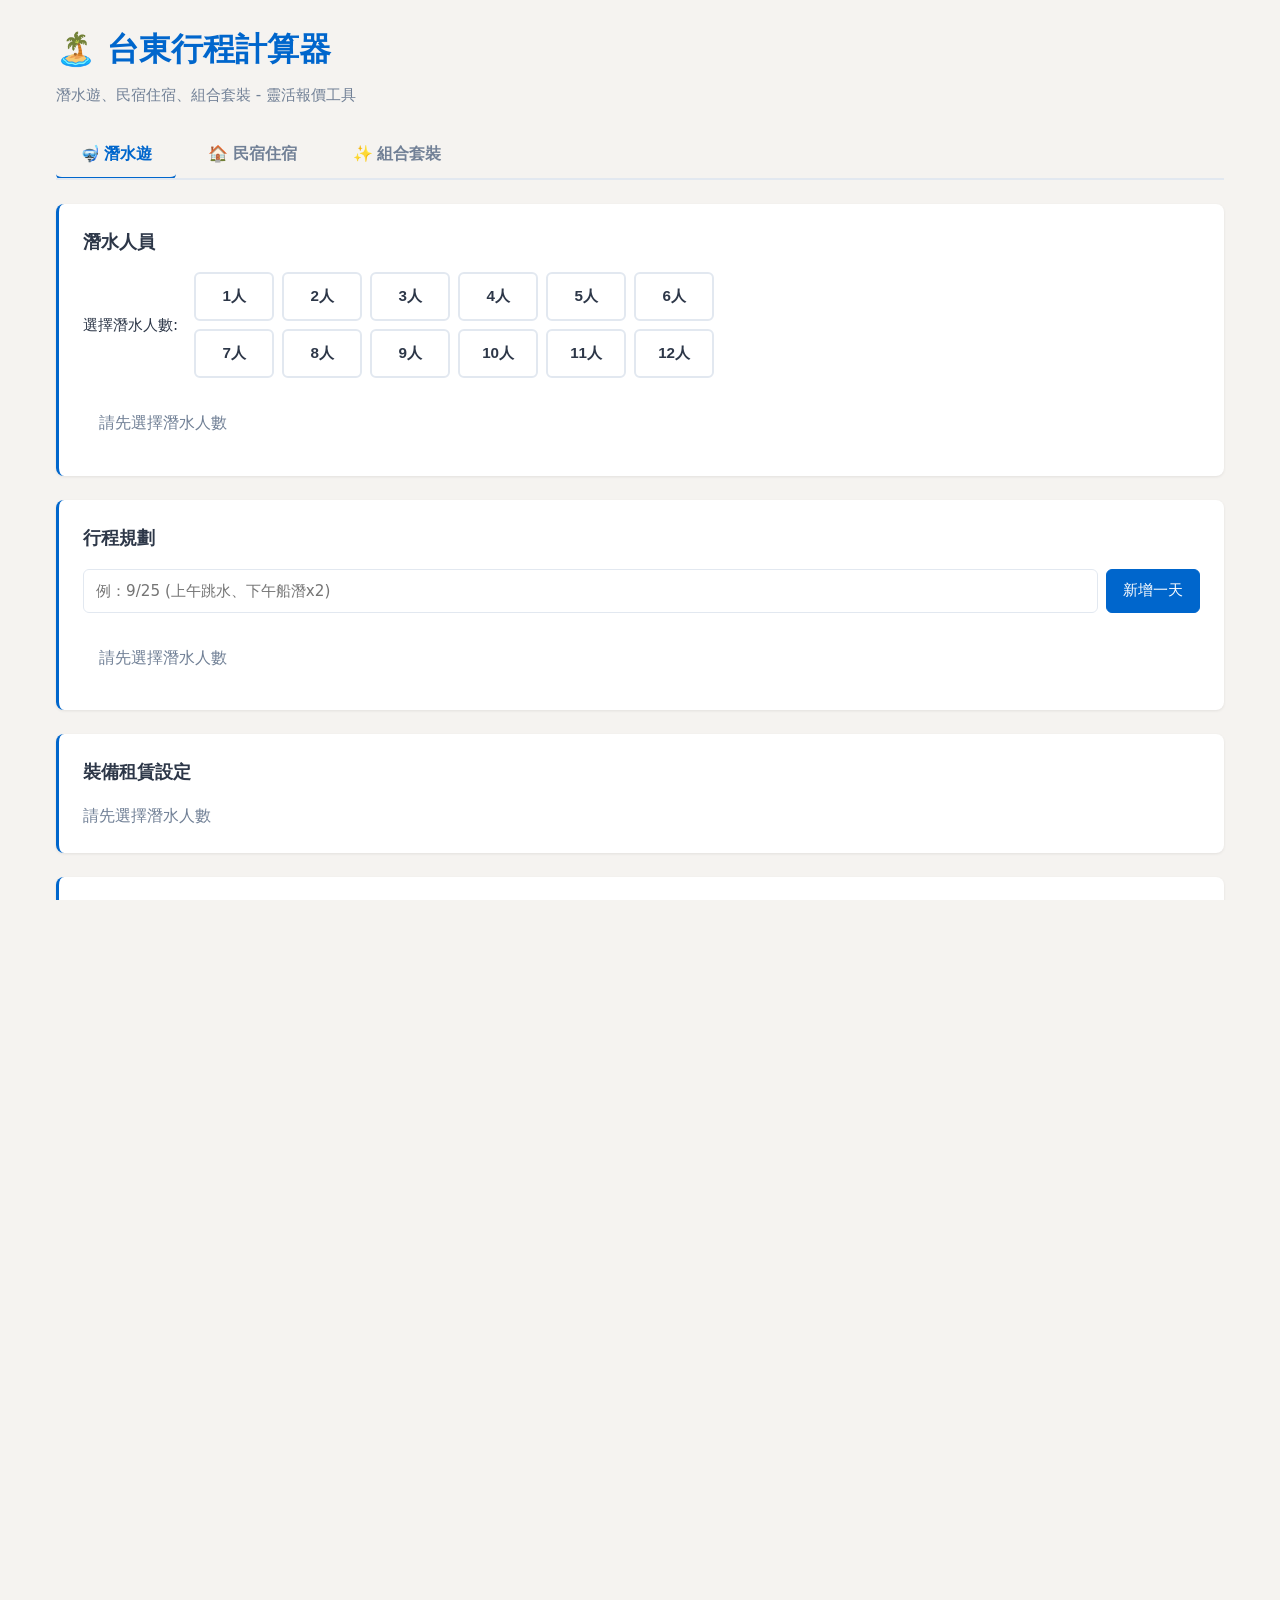
<file: index.html>
<!DOCTYPE html>
<html lang="zh-TW">
<head>
  <meta charset="UTF-8">
  <meta name="viewport" content="width=device-width, initial-scale=1.0">
  <title>台東行程計算器</title>
  <link rel="stylesheet" href="styles.css">
  <style>
    .tabs {
      display: flex;
      gap: 0.5rem;
      margin-bottom: 1.5rem;
      border-bottom: 2px solid var(--border-light);
      flex-wrap: wrap;
    }

    .tab-btn {
      padding: 0.75rem 1.5rem;
      border: none;
      background: transparent;
      color: var(--text-secondary);
      cursor: pointer;
      font-weight: 600;
      font-size: 1rem;
      border-bottom: 3px solid transparent;
      transition: all 0.2s;
      margin-bottom: -2px;
    }

    .tab-btn:hover {
      color: var(--ocean);
    }

    .tab-btn.active {
      color: var(--ocean);
      border-bottom-color: var(--ocean);
    }

    .tab-content {
      display: none;
    }

    .tab-content.active {
      display: block;
    }
  </style>
</head>
<body>
  <div class="container">
    <h1>🏝️ 台東行程計算器</h1>
    <p class="subtitle">潛水遊、民宿住宿、組合套裝 - 靈活報價工具</p>

    <!-- 標籤頁導航 -->
    <div class="tabs">
      <button class="tab-btn active" onclick="switchTab('diving')">🤿 潛水遊</button>
      <button class="tab-btn" onclick="switchTab('residence')">🏠 民宿住宿</button>
      <button class="tab-btn" onclick="switchTab('combo')">✨ 組合套裝</button>
    </div>

    <!-- =============== 潛水遊模式 =============== -->
    <div id="tab-diving" class="tab-content active">
      <!-- 人員選擇區 -->
      <div class="section">
        <div class="section-title">潛水人員</div>
        <div id="diverSelector"></div>
        <div id="diverList"></div>
      </div>

      <!-- 行程編輯區 -->
      <div class="section">
        <div class="section-title">行程規劃</div>
        <div class="input-group">
          <input type="text" id="dayInput" placeholder="例：9/25 (上午跳水、下午船潛x2)">
          <button onclick="addDay()">新增一天</button>
        </div>
        <div id="daysList"></div>
      </div>

      <!-- 裝備設定區 -->
      <div class="section">
        <div class="section-title">裝備租賃設定</div>
        <div id="equipmentSection"></div>
      </div>

      <!-- 費用明細 -->
      <div class="section">
        <div class="section-title">費用明細</div>
        <div id="lineItems"></div>
      </div>

      <!-- 費用摘要 -->
      <div class="section">
        <div class="section-title">費用摘要</div>
        <div id="summary"></div>
        <div class="button-group">
          <button class="copy-btn" onclick="copyQuote()">複製報價文本</button>
          <button class="secondary" onclick="saveDraft()">儲存草稿</button>
        </div>
      </div>

      <!-- 草稿管理 -->
      <div class="section">
        <div class="section-title">已儲存草稿</div>
        <div id="storageSection"></div>
      </div>
    </div>

    <!-- =============== 民宿住宿模式 =============== -->
    <div id="tab-residence" class="tab-content">
      <!-- 日期選擇 -->
      <div class="section">
        <div class="section-title">入住資訊</div>
        <div id="residenceDateSelector"></div>
      </div>

      <!-- 人數選擇 -->
      <div class="section">
        <div class="section-title">入住人數</div>
        <div id="residenceOccupancySelector"></div>
      </div>

      <!-- 房型選擇 -->
      <div class="section">
        <div id="residenceRoomOptions"></div>
      </div>

      <!-- 加購行程 -->
      <div class="section">
        <div id="residencePackageOptions"></div>
      </div>

      <!-- 費用明細 -->
      <div class="section">
        <div class="section-title">費用明細</div>
        <div id="residenceLineItems"></div>
      </div>

      <!-- 費用摘要 -->
      <div class="section">
        <div class="section-title">費用摘要</div>
        <div id="residenceSummary"></div>
        <div class="button-group">
          <button class="copy-btn" onclick="copyResidenceQuote()">複製報價文本</button>
          <button class="secondary" onclick="saveResidenceDraft()">儲存草稿</button>
        </div>
      </div>
    </div>

    <!-- =============== 組合套裝模式 =============== -->
    <div id="tab-combo" class="tab-content">
      <p class="subtitle" style="margin-bottom: 1.5rem;">結合潛水遊和民宿住宿的整合報價</p>

      <!-- 模式選擇切換 -->
      <div class="section" id="comboControls"></div>

      <!-- 費用構成 -->
      <div class="section" id="comboCostBreakdown"></div>

      <!-- 費用摘要 -->
      <div class="section">
        <div class="section-title">組合費用</div>
        <div id="comboSummary"></div>
      </div>

      <!-- 提示信息 -->
      <div style="margin-top: 2rem; padding: 1rem; background: rgba(0, 0, 0, 0.05); border-radius: 0.375rem;">
        <p style="font-size: 0.9rem; color: var(--text-secondary);">
          💡 <strong>提示:</strong> 在「🤿 潛水遊」和「🏠 民宿住宿」標籤頁分別設置詳細信息，費用將自動加總到此處
        </p>
      </div>
    </div>

    <!-- 管理按鈕 -->
    <div class="section" style="text-align: center;">
      <div class="button-group" style="justify-content: center;">
        <button class="admin-btn" onclick="window.location.href='admin.html'">⚙️ 潛水費用管理</button>
        <button class="admin-btn" onclick="window.location.href='admin-residence.html'">🏠 民宿價格管理</button>
      </div>
    </div>
  </div>

  <div id="toast" class="toast"></div>

  <script src="config.js"></script>
  <script src="accommodation.js"></script>
  <script src="app.js"></script>
  <script src="residence.js"></script>
  <script src="combo.js"></script>
  <script src="test-combo.js"></script>
  <script src="test-requirements.js"></script>
  <script src="test-residence-pricing.js"></script>
  <script src="test-combo-diving.js"></script>
  <script src="test-pricing-debug.js"></script>
  <script>
    // 標籤頁切換
    function switchTab(tabName) {
      // 隱藏所有標籤頁
      document.querySelectorAll('.tab-content').forEach(tab => {
        tab.classList.remove('active');
      });

      // 取消所有按鈕的活躍狀態
      document.querySelectorAll('.tab-btn').forEach(btn => {
        btn.classList.remove('active');
      });

      // 顯示選中的標籤頁
      const selectedTab = document.getElementById(`tab-${tabName}`);
      if (selectedTab) {
        selectedTab.classList.add('active');
      }

      // 設定按鈕為活躍
      event.target.classList.add('active');

      // 如果是潛水模式，初始化潛水計算器
      if (tabName === 'diving') {
        render();
      }

      // 如果是民宿模式，初始化民宿計算器
      if (tabName === 'residence') {
        initResidence();
      }

      // 如果是組合模式，初始化組合計算器
      if (tabName === 'combo') {
        initCombo();
      }

      // 儲存選中的標籤頁
      localStorage.setItem('selectedTab', tabName);
    }

    // 副本報價函數（民宿版）
    function copyResidenceQuote() {
      const items = generateResidenceLineItems();
      const total = calculateResidenceTotal();
      const participantCount = residenceState.occupancy || 1;
      const perPerson = (total / participantCount).toFixed(0);

      let text = '===== 民宿住宿報價 =====\n\n';

      if (residenceState.checkInDate && residenceState.checkOutDate) {
        const nights = calculateNightsBetween(residenceState.checkInDate, residenceState.checkOutDate);
        text += `入住期間: ${residenceState.checkInDate} ~ ${residenceState.checkOutDate} (${nights}晚)\n`;
        text += `入住人數: ${residenceState.occupancy}人\n\n`;
      }

      text += '費用明細:\n';
      const itemsByCategory = {};
      items.forEach(item => {
        if (!itemsByCategory[item.category]) itemsByCategory[item.category] = [];
        itemsByCategory[item.category].push(item);
      });

      Object.entries(itemsByCategory).forEach(([category, categoryItems]) => {
        text += `${category}:\n`;
        categoryItems.forEach(item => {
          text += `  ${item.label} = $${item.price}\n`;
        });
      });

      text += `\n合計: $${(total - residenceState.globalDiscount).toFixed(0)}\n`;
      text += `平均每人: $${perPerson}\n`;
      text += `總人數: ${participantCount}\n`;

      navigator.clipboard.writeText(text).then(() => {
        showToast('已複製到剪貼簿!');
      });
    }

    // 民宿草稿儲存
    function saveResidenceDraft() {
      const name = prompt('輸入草稿名稱:');
      if (!name) return;
      const drafts = JSON.parse(localStorage.getItem('residenceDrafts') || '{}');
      drafts[name] = JSON.stringify(residenceState);
      localStorage.setItem('residenceDrafts', JSON.stringify(drafts));
      showToast(`草稿 "${name}" 已儲存`);
      initResidence();
    }

    // 頁面載入時恢復選中的標籤頁
    window.addEventListener('load', () => {
      const selectedTab = localStorage.getItem('selectedTab') || 'diving';
      const tabBtn = document.querySelector(`[onclick="switchTab('${selectedTab}')"]`);
      if (tabBtn) tabBtn.click();
    });
  </script>
</body>
</html>
</file>
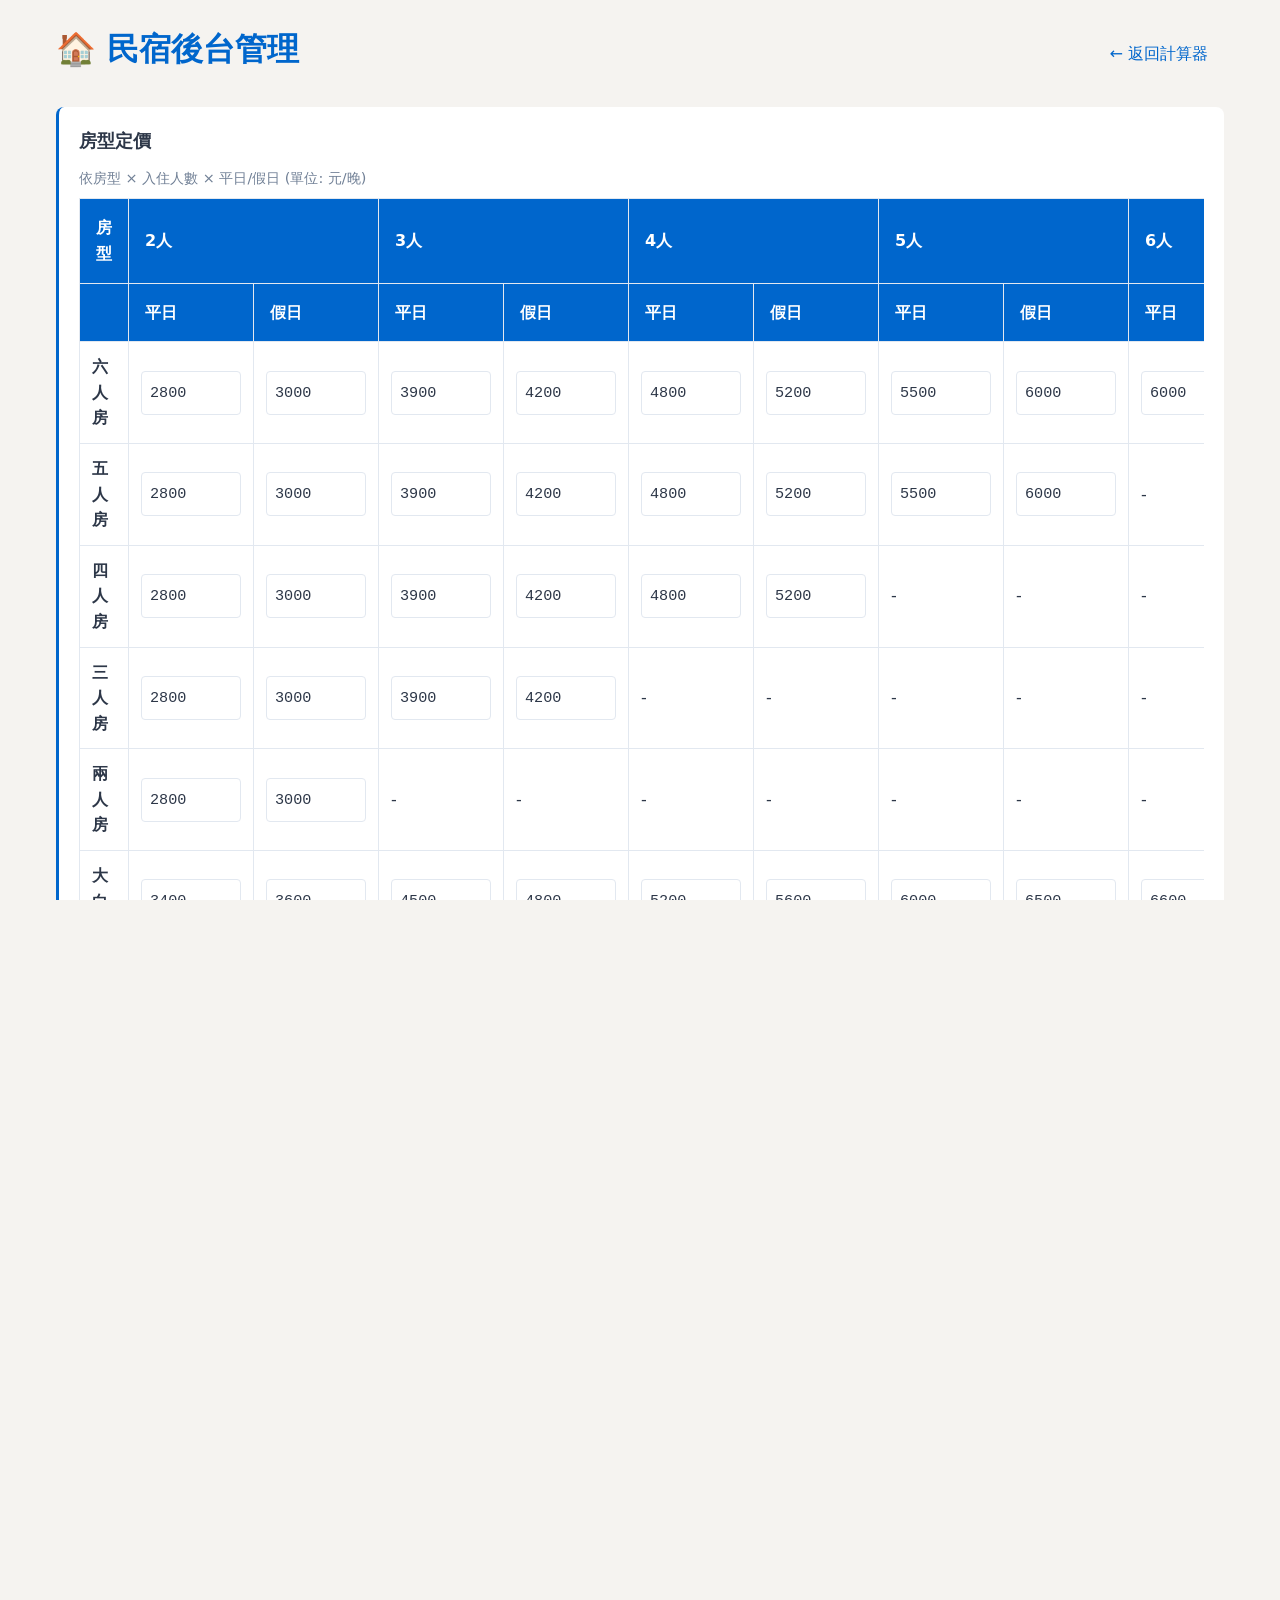
<file: admin-residence.html>
<!DOCTYPE html>
<html lang="zh-TW">
<head>
  <meta charset="UTF-8">
  <meta name="viewport" content="width=device-width, initial-scale=1.0">
  <title>台東行程計算器 - 民宿後台管理</title>
  <link rel="stylesheet" href="styles.css">
  <style>
    .admin-table {
      width: 100%;
      border-collapse: collapse;
      margin-bottom: 2rem;
      overflow-x: auto;
    }

    .admin-table thead {
      background: var(--ocean);
      color: white;
    }

    .admin-table th {
      padding: 1rem;
      text-align: left;
      font-weight: 600;
      border: 1px solid var(--border-light);
    }

    .admin-table td {
      padding: 0.75rem;
      border: 1px solid var(--border-light);
    }

    .admin-table input {
      width: 100%;
      padding: 0.5rem;
      border: 1px solid var(--border-light);
      border-radius: 0.25rem;
      font-family: var(--font-mono);
    }

    .admin-table tr:hover {
      background: rgba(0, 102, 204, 0.05);
    }

    .table-section {
      background: white;
      border-radius: 0.5rem;
      padding: 1.25rem;
      margin-bottom: 1.5rem;
      border-left: 3px solid var(--ocean);
      overflow-x: auto;
    }

    @media (prefers-color-scheme: dark) {
      .table-section {
        background: #111827;
      }

      .admin-table input {
        background: #1F2937;
        color: var(--text-primary);
        border-color: #374151;
      }
    }

    :root[data-theme="dark"] .table-section {
      background: #111827;
    }

    .admin-header {
      display: flex;
      justify-content: space-between;
      align-items: center;
      margin-bottom: 1.5rem;
      flex-wrap: wrap;
      gap: 1rem;
    }

    .admin-actions {
      display: flex;
      gap: 0.75rem;
      flex-wrap: wrap;
    }

    .back-link {
      color: var(--ocean);
      text-decoration: none;
      font-weight: 500;
      padding: 0.5rem 1rem;
      border-radius: 0.375rem;
      transition: background 0.2s;
    }

    .back-link:hover {
      background: rgba(0, 102, 204, 0.1);
    }

    .section-subtitle {
      color: var(--text-secondary);
      font-size: 0.9rem;
      margin-bottom: 0.5rem;
    }

    .price-grid {
      display: grid;
      grid-template-columns: repeat(auto-fit, minmax(120px, 1fr));
      gap: 0.75rem;
    }

    .price-input-group {
      display: flex;
      flex-direction: column;
      gap: 0.25rem;
    }

    .price-input-group label {
      font-size: 0.8rem;
      font-weight: 600;
      color: var(--text-secondary);
    }

    .price-input-group input {
      padding: 0.5rem;
      border: 1px solid var(--border-light);
      border-radius: 0.25rem;
      font-family: var(--font-mono);
    }
  </style>
</head>
<body>
  <div class="container">
    <div class="admin-header">
      <h1>🏠 民宿後台管理</h1>
      <a class="back-link" href="index.html">← 返回計算器</a>
    </div>

    <!-- 房型定價 -->
    <div class="table-section">
      <h2 style="margin-bottom: 0.75rem; font-size: 1.1rem;">房型定價</h2>
      <p class="section-subtitle">依房型 × 入住人數 × 平日/假日 (單位: 元/晚)</p>

      <div style="overflow-x: auto;">
        <table class="admin-table">
          <thead>
            <tr>
              <th>房型</th>
              <th colspan="2">2人</th>
              <th colspan="2">3人</th>
              <th colspan="2">4人</th>
              <th colspan="2">5人</th>
              <th colspan="2">6人</th>
            </tr>
            <tr>
              <th></th>
              <th>平日</th>
              <th>假日</th>
              <th>平日</th>
              <th>假日</th>
              <th>平日</th>
              <th>假日</th>
              <th>平日</th>
              <th>假日</th>
              <th>平日</th>
              <th>假日</th>
            </tr>
          </thead>
          <tbody id="roomPricingTable"></tbody>
        </table>
      </div>
    </div>

    <!-- 加購行程定價 -->
    <div class="table-section">
      <h2 style="margin-bottom: 0.75rem; font-size: 1.1rem;">加購行程定價</h2>
      <p class="section-subtitle">單位: 元/人</p>

      <div id="packagePricingTable"></div>
    </div>

    <!-- 操作按鈕 -->
    <div class="table-section">
      <div class="admin-actions">
        <button class="copy-btn" onclick="exportAccommodation()">📊 匯出配置 JSON</button>
        <button class="secondary" onclick="resetAccommodationToDefault()">🔄 重置為預設值</button>
      </div>
    </div>
  </div>

  <div id="toast" class="toast"></div>

  <script src="accommodation.js"></script>
  <script>
    let adminAccommodation = getAccommodation();

    function init() {
      renderRoomPricingTable();
      renderPackagePricingTable();
    }

    function renderRoomPricingTable() {
      const tbody = document.getElementById('roomPricingTable');
      let html = '';

      Object.entries(adminAccommodation.rooms).forEach(([roomId, room]) => {
        html += `<tr><td><strong>${room.name}</strong></td>`;

        for (let occupancy = 2; occupancy <= 6; occupancy++) {
          const pricing = room.pricing[occupancy];
          if (pricing) {
            html += `
              <td><input type="number" value="${pricing.weekday}"
                onchange="updateRoomPrice('${roomId}', ${occupancy}, 'weekday', this.value)"></td>
              <td><input type="number" value="${pricing.weekend}"
                onchange="updateRoomPrice('${roomId}', ${occupancy}, 'weekend', this.value)"></td>
            `;
          } else {
            html += `<td>-</td><td>-</td>`;
          }
        }

        html += '</tr>';
      });

      tbody.innerHTML = html;
    }

    function renderPackagePricingTable() {
      const container = document.getElementById('packagePricingTable');
      let html = '';

      Object.entries(adminAccommodation.packages).forEach(([pkgId, pkg]) => {
        html += `
          <div style="background: var(--sand); padding: 1rem; border-radius: 0.375rem; margin-bottom: 1rem; border-left: 2px solid var(--seafoam);">
            <div style="font-weight: 600; margin-bottom: 0.75rem;">${pkg.name}</div>
            <div class="price-grid">
              <div class="price-input-group">
                <label>定價</label>
                <input type="number" value="${pkg.price}"
                  onchange="updatePackagePrice('${pkgId}', 'price', this.value)">
              </div>
              <div class="price-input-group">
                <label>機車差價</label>
                <input type="number" value="${pkg.motorbikeExtraFee}"
                  onchange="updatePackagePrice('${pkgId}', 'motorbikeExtraFee', this.value)">
              </div>
              <div class="price-input-group">
                <label>天數</label>
                <input type="number" value="${pkg.days}" disabled style="background: var(--border-light);">
              </div>
            </div>
          </div>
        `;
      });

      container.innerHTML = html;
    }

    function updateRoomPrice(roomId, occupancy, type, value) {
      adminAccommodation.rooms[roomId].pricing[occupancy][type] = parseInt(value) || 0;
      saveAccommodation(adminAccommodation);
      showToast(`已更新 ${adminAccommodation.rooms[roomId].name} ${occupancy}人 ${type === 'weekday' ? '平日' : '假日'} 價格`);
    }

    function updatePackagePrice(packageId, field, value) {
      adminAccommodation.packages[packageId][field] = parseInt(value) || 0;
      saveAccommodation(adminAccommodation);
      showToast(`已更新 ${adminAccommodation.packages[packageId].name}`);
    }

    function resetAccommodationToDefault() {
      if (!confirm('確定要重置為預設值嗎？')) return;
      resetAccommodation();
      adminAccommodation = getAccommodation();
      init();
      showToast('已重置為預設值');
    }

    function exportAccommodation() {
      const json = JSON.stringify(adminAccommodation, null, 2);
      navigator.clipboard.writeText(json).then(() => {
        showToast('已複製 JSON 到剪貼簿');
      });
    }

    function showToast(msg) {
      const toast = document.getElementById('toast');
      toast.textContent = msg;
      toast.classList.add('show');
      setTimeout(() => toast.classList.remove('show'), 3000);
    }

    init();
  </script>
</body>
</html>
</file>
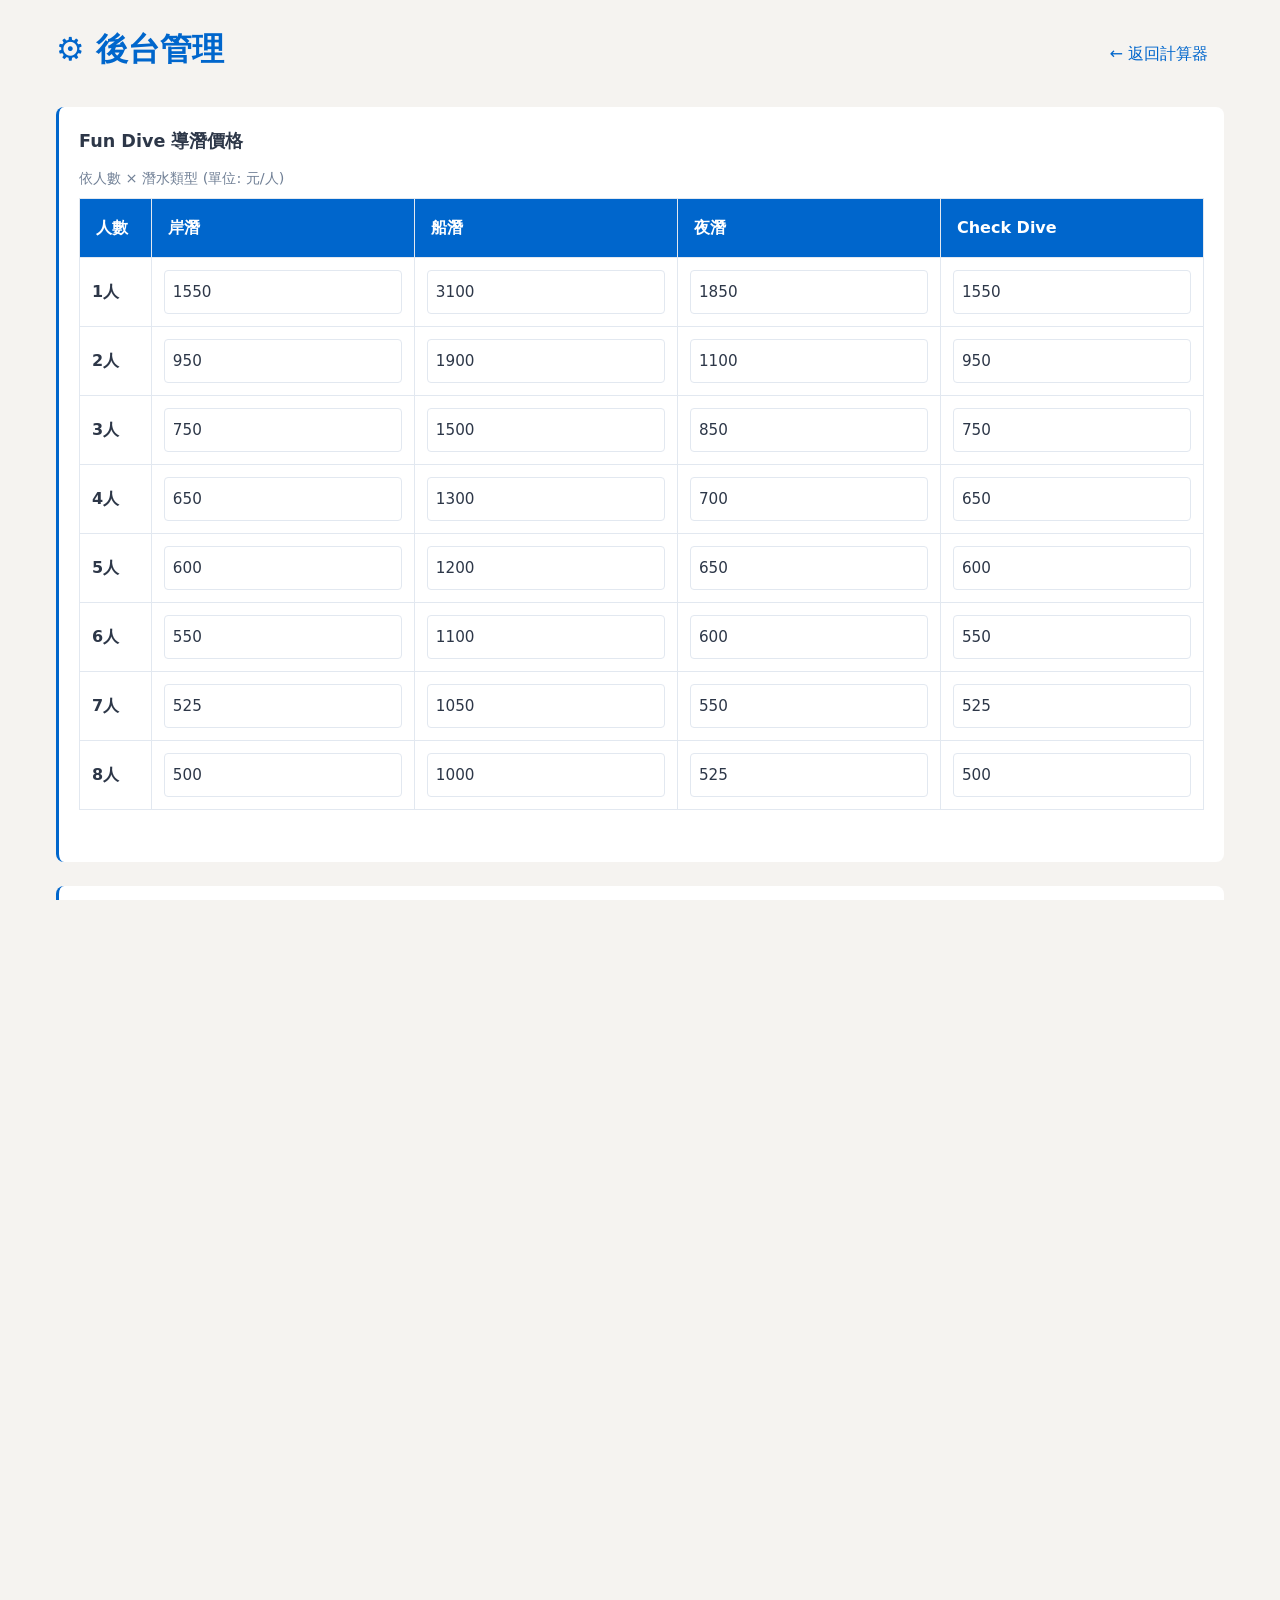
<file: admin.html>
<!DOCTYPE html>
<html lang="zh-TW">
<head>
  <meta charset="UTF-8">
  <meta name="viewport" content="width=device-width, initial-scale=1.0">
  <title>潛水計算器 - 後台管理</title>
  <link rel="stylesheet" href="styles.css">
  <style>
    .admin-table {
      width: 100%;
      border-collapse: collapse;
      margin-bottom: 2rem;
      overflow-x: auto;
    }

    .admin-table thead {
      background: var(--ocean);
      color: white;
    }

    .admin-table th {
      padding: 1rem;
      text-align: left;
      font-weight: 600;
      border: 1px solid var(--border-light);
    }

    .admin-table td {
      padding: 0.75rem;
      border: 1px solid var(--border-light);
    }

    .admin-table input {
      width: 100%;
      padding: 0.5rem;
      border: 1px solid var(--border-light);
      border-radius: 0.25rem;
    }

    .admin-table tr:hover {
      background: rgba(0, 102, 204, 0.05);
    }

    .table-section {
      background: white;
      border-radius: 0.5rem;
      padding: 1.25rem;
      margin-bottom: 1.5rem;
      border-left: 3px solid var(--ocean);
      overflow-x: auto;
    }

    @media (prefers-color-scheme: dark) {
      .table-section {
        background: #111827;
      }

      .admin-table input {
        background: #1F2937;
        color: var(--text-primary);
        border-color: #374151;
      }
    }

    :root[data-theme="dark"] .table-section {
      background: #111827;
    }

    :root[data-theme="dark"] .admin-table input {
      background: #1F2937;
      border-color: #374151;
    }

    .admin-header {
      display: flex;
      justify-content: space-between;
      align-items: center;
      margin-bottom: 1.5rem;
      flex-wrap: wrap;
      gap: 1rem;
    }

    .admin-actions {
      display: flex;
      gap: 0.75rem;
      flex-wrap: wrap;
    }

    .back-link {
      color: var(--ocean);
      text-decoration: none;
      font-weight: 500;
      padding: 0.5rem 1rem;
      border-radius: 0.375rem;
      transition: background 0.2s;
    }

    .back-link:hover {
      background: rgba(0, 102, 204, 0.1);
    }

    .section-subtitle {
      color: var(--text-secondary);
      font-size: 0.9rem;
      margin-bottom: 0.5rem;
    }
  </style>
</head>
<body>
  <div class="container">
    <div class="admin-header">
      <h1>⚙️ 後台管理</h1>
      <a class="back-link" href="index_new.html">← 返回計算器</a>
    </div>

    <!-- Fun Dive 價格表 -->
    <div class="table-section">
      <h2 style="margin-bottom: 0.75rem; font-size: 1.1rem;">Fun Dive 導潛價格</h2>
      <p class="section-subtitle">依人數 × 潛水類型 (單位: 元/人)</p>

      <div style="overflow-x: auto;">
        <table class="admin-table">
          <thead>
            <tr>
              <th>人數</th>
              <th>岸潛</th>
              <th>船潛</th>
              <th>夜潛</th>
              <th>Check Dive</th>
            </tr>
          </thead>
          <tbody id="funDiveTable"></tbody>
        </table>
      </div>
    </div>

    <!-- 基礎費用 -->
    <div class="table-section">
      <h2 style="margin-bottom: 0.75rem; font-size: 1.1rem;">基礎費用</h2>
      <div style="display: grid; grid-template-columns: repeat(auto-fit, minmax(250px, 1fr)); gap: 1rem;">
        <div>
          <label style="display: block; margin-bottom: 0.5rem; font-weight: 600;">船潛登船費 (元/人)</label>
          <input type="number" id="shipFee" onchange="updateBasicFee('shipFee', this.value)">
        </div>
        <div>
          <label style="display: block; margin-bottom: 0.5rem; font-weight: 600;">跟潛體驗 (元/人)</label>
          <input type="number" id="tagalong" onchange="updateBasicFee('tagalong', this.value)">
        </div>
        <div>
          <label style="display: block; margin-bottom: 0.5rem; font-weight: 600;">水肺複習 (元/人)</label>
          <input type="number" id="waterSkillReview" onchange="updateBasicFee('waterSkillReview', this.value)">
        </div>
        <div>
          <label style="display: block; margin-bottom: 0.5rem; font-weight: 600;">高氧 (元/支)</label>
          <input type="number" id="highOxygen" onchange="updateBasicFee('highOxygen', this.value)">
        </div>
        <div>
          <label style="display: block; margin-bottom: 0.5rem; font-weight: 600;">配重保險費 (元/天)</label>
          <input type="number" id="weightBeltInsurance" onchange="updateBasicFee('weightBeltInsurance', this.value)">
        </div>
      </div>
    </div>

    <!-- 裝備租賃價格 -->
    <div class="table-section">
      <h2 style="margin-bottom: 0.75rem; font-size: 1.1rem;">裝備租賃價格</h2>
      <p class="section-subtitle">單位: 元/天</p>

      <div style="overflow-x: auto;">
        <table class="admin-table">
          <thead>
            <tr>
              <th>裝備項目</th>
              <th>半天價格</th>
              <th>全天價格</th>
            </tr>
          </thead>
          <tbody id="equipmentTable"></tbody>
        </table>
      </div>
    </div>

    <!-- 操作按鈕 -->
    <div class="table-section">
      <div class="admin-actions">
        <button class="copy-btn" onclick="exportPricing()">📊 匯出價格表 JSON</button>
        <button class="secondary" onclick="resetToDefault()">🔄 重置為預設值</button>
      </div>
    </div>
  </div>

  <div id="toast" class="toast"></div>

  <script src="config.js"></script>
  <script>
    let adminPricing = getPricing();

    function init() {
      renderFunDiveTable();
      renderEquipmentTable();
      renderBasicFees();
    }

    function renderFunDiveTable() {
      const tbody = document.getElementById('funDiveTable');
      tbody.innerHTML = Object.entries(adminPricing.funDive).map(([people, prices]) => `
        <tr>
          <td><strong>${people}人</strong></td>
          <td><input type="number" value="${prices.岸潛}" onchange="updateFunDive(${people}, '岸潛', this.value)"></td>
          <td><input type="number" value="${prices.船潛}" onchange="updateFunDive(${people}, '船潛', this.value)"></td>
          <td><input type="number" value="${prices.夜潛}" onchange="updateFunDive(${people}, '夜潛', this.value)"></td>
          <td><input type="number" value="${prices.checkDive}" onchange="updateFunDive(${people}, 'checkDive', this.value)"></td>
        </tr>
      `).join('');
    }

    function renderEquipmentTable() {
      const tbody = document.getElementById('equipmentTable');
      tbody.innerHTML = Object.entries(adminPricing.equipment).map(([item, prices]) => `
        <tr>
          <td><strong>${item}</strong></td>
          <td><input type="number" value="${prices.halfDay || ''}" onchange="updateEquipment('${item}', 'halfDay', this.value)"></td>
          <td><input type="number" value="${prices.fullDay || ''}" onchange="updateEquipment('${item}', 'fullDay', this.value)"></td>
        </tr>
      `).join('');
    }

    function renderBasicFees() {
      document.getElementById('shipFee').value = adminPricing.shipFee;
      document.getElementById('tagalong').value = adminPricing.tagalong;
      document.getElementById('waterSkillReview').value = adminPricing.waterSkillReview;
      document.getElementById('highOxygen').value = adminPricing.highOxygen;
      document.getElementById('weightBeltInsurance').value = adminPricing.weightBeltInsurance;
    }

    function updateFunDive(people, type, value) {
      adminPricing.funDive[people][type] = parseFloat(value) || 0;
      savePricing(adminPricing);
      showToast(`已更新 ${people}人 ${type} 價格`);
    }

    function updateEquipment(item, type, value) {
      adminPricing.equipment[item][type] = value ? parseFloat(value) : null;
      savePricing(adminPricing);
      showToast(`已更新 ${item} ${type} 價格`);
    }

    function updateBasicFee(key, value) {
      adminPricing[key] = parseFloat(value) || 0;
      savePricing(adminPricing);
      showToast(`已更新 ${key}`);
    }

    function resetToDefault() {
      if (!confirm('確定要重置為預設值嗎？')) return;
      resetPricing();
      adminPricing = getPricing();
      renderFunDiveTable();
      renderEquipmentTable();
      renderBasicFees();
      showToast('已重置為預設值');
    }

    function exportPricing() {
      const json = JSON.stringify(adminPricing, null, 2);
      navigator.clipboard.writeText(json).then(() => {
        showToast('已複製 JSON 到剪貼簿');
      });
    }

    function showToast(msg) {
      const toast = document.getElementById('toast');
      toast.textContent = msg;
      toast.classList.add('show');
      setTimeout(() => toast.classList.remove('show'), 3000);
    }

    init();
  </script>
</body>
</html>
</file>
<file: styles.css>
/* ========================================
   台東行程計算器 - 響應式設計樣式表
   支持: 手機(320px) | 平板(768px) | 桌面(1024px+)
   ======================================== */

:root {
  --ocean: #0066CC;
  --seafoam: #00AA88;
  --slate: #4A5568;
  --sand: #F5F3F0;
  --text-primary: #2D3748;
  --text-secondary: #718096;
  --border-light: #E2E8F0;
  --caution: #DD4444;

  --font-sans: system-ui, -apple-system, sans-serif;
  --font-mono: "Menlo", "Consolas", monospace;

  /* 响应式断点 */
  --breakpoint-sm: 480px;
  --breakpoint-md: 768px;
  --breakpoint-lg: 1024px;
  --breakpoint-xl: 1200px;

  /* 间距系统 */
  --spacing-xs: 0.25rem;
  --spacing-sm: 0.5rem;
  --spacing-md: 1rem;
  --spacing-lg: 1.5rem;
  --spacing-xl: 2rem;

  color-scheme: light dark;
}

@media (prefers-color-scheme: dark) {
  :root {
    --sand: #1F2937;
    --text-primary: #F3F4F6;
    --text-secondary: #D1D5DB;
    --border-light: #374151;
  }
}

:root[data-theme="light"] {
  --sand: #F5F3F0;
  --text-primary: #2D3748;
  --text-secondary: #718096;
  --border-light: #E2E8F0;
}

:root[data-theme="dark"] {
  --sand: #1F2937;
  --text-primary: #F3F4F6;
  --text-secondary: #D1D5DB;
  --border-light: #374151;
}

* {
  margin: 0;
  padding: 0;
  box-sizing: border-box;
}

html, body {
  width: 100%;
  height: 100%;
  overflow-x: hidden;
}

body {
  font-family: var(--font-sans);
  color: var(--text-primary);
  background: var(--sand);
  padding: var(--spacing-lg) var(--spacing-md);
  line-height: 1.6;
  font-size: clamp(14px, 2.5vw, 16px);
}

@media (max-width: 768px) {
  body {
    padding: var(--spacing-md) var(--spacing-sm);
  }
}

@media (max-width: 480px) {
  body {
    padding: var(--spacing-md) calc(var(--spacing-sm) / 2);
  }
}

.container {
  max-width: var(--breakpoint-xl);
  margin: 0 auto;
  padding: 0 var(--spacing-md);
}

@media (max-width: 768px) {
  .container {
    padding: 0 var(--spacing-sm);
  }
}

/* ========== 標題與副標題 ========== */

h1 {
  font-size: clamp(1.5rem, 5vw, 2rem);
  font-weight: 700;
  margin-bottom: var(--spacing-sm);
  color: var(--ocean);
  text-wrap: balance;
}

.subtitle {
  color: var(--text-secondary);
  margin-bottom: var(--spacing-lg);
  font-size: clamp(0.85rem, 2vw, 0.95rem);
}

/* ========== 區塊容器 ========== */

.section {
  background: white;
  border-radius: 0.5rem;
  margin-bottom: var(--spacing-lg);
  padding: clamp(1rem, 3vw, 1.5rem);
  border-left: 3px solid var(--ocean);
  overflow-x: auto;
  -webkit-overflow-scrolling: touch;
  box-shadow: 0 1px 3px rgba(0, 0, 0, 0.08);
}

@media (prefers-color-scheme: dark) {
  .section {
    background: #111827;
  }
}

:root[data-theme="dark"] .section {
  background: #111827;
}

.section-title {
  font-size: clamp(1rem, 3vw, 1.125rem);
  font-weight: 600;
  margin-bottom: var(--spacing-md);
  color: var(--text-primary);
}

/* ========== 標籤頁導航 ========== */

.tabs {
  display: flex;
  gap: var(--spacing-sm);
  margin-bottom: var(--spacing-lg);
  border-bottom: 2px solid var(--border-light);
  overflow-x: auto;
  -webkit-overflow-scrolling: touch;
}

.tab-btn {
  padding: clamp(0.6rem, 2vw, 0.75rem) clamp(1rem, 3vw, 1.5rem);
  border: none;
  background: transparent;
  color: var(--text-secondary);
  cursor: pointer;
  font-weight: 600;
  font-size: clamp(0.85rem, 2.5vw, 1rem);
  border-bottom: 3px solid transparent;
  transition: all 0.2s;
  margin-bottom: -2px;
  white-space: nowrap;
  min-height: 44px;
  display: flex;
  align-items: center;
  touch-action: manipulation;
}

.tab-btn:hover {
  color: var(--ocean);
}

.tab-btn:active {
  opacity: 0.8;
}

.tab-btn.active {
  color: var(--ocean);
  border-bottom-color: var(--ocean);
}

.tab-content {
  display: none;
}

.tab-content.active {
  display: block;
}

/* ========== 表單元素 ========== */

.input-group {
  display: flex;
  gap: var(--spacing-sm);
  margin-bottom: var(--spacing-md);
  flex-wrap: wrap;
}

@media (max-width: 768px) {
  .input-group {
    gap: var(--spacing-xs);
  }
}

@media (max-width: 480px) {
  .input-group {
    flex-direction: column;
  }

  .input-group input,
  .input-group select,
  .input-group button {
    width: 100%;
  }
}

input, select {
  font-family: var(--font-sans);
  padding: clamp(0.5rem, 2vw, 0.625rem) clamp(0.6rem, 2vw, 0.75rem);
  border: 1px solid var(--border-light);
  border-radius: 0.375rem;
  font-size: clamp(0.9rem, 2.5vw, 0.95rem);
  color: var(--text-primary);
  background: white;
  flex: 1;
  min-width: 100px;
  min-height: 44px;
  transition: all 0.2s;
}

@media (prefers-color-scheme: dark) {
  input, select {
    background: #1F2937;
    border-color: #374151;
    color: #F3F4F6;
  }
}

:root[data-theme="dark"] input,
:root[data-theme="dark"] select {
  background: #1F2937;
  border-color: #374151;
  color: #F3F4F6;
}

input:focus, select:focus {
  outline: none;
  border-color: var(--ocean);
  box-shadow: 0 0 0 3px rgba(0, 102, 204, 0.15);
}

input:disabled, select:disabled {
  opacity: 0.6;
  cursor: not-allowed;
}

/* ========== 按鈕 ========== */

button {
  padding: clamp(0.5rem, 2vw, 0.625rem) clamp(0.8rem, 3vw, 1rem);
  border: 1px solid var(--ocean);
  background: var(--ocean);
  color: white;
  border-radius: 0.375rem;
  cursor: pointer;
  font-weight: 500;
  font-size: clamp(0.85rem, 2.5vw, 0.95rem);
  transition: all 0.2s;
  white-space: nowrap;
  min-height: 44px;
  display: inline-flex;
  align-items: center;
  justify-content: center;
  user-select: none;
}

button:hover {
  background: #0052A3;
  border-color: #0052A3;
  transform: translateY(-1px);
  box-shadow: 0 2px 4px rgba(0, 0, 0, 0.1);
}

button:active {
  transform: translateY(0);
}

button:disabled {
  opacity: 0.6;
  cursor: not-allowed;
}

button.secondary {
  background: transparent;
  color: var(--ocean);
  border-color: var(--ocean);
}

button.secondary:hover {
  background: rgba(0, 102, 204, 0.1);
}

button.danger {
  background: var(--caution);
  border-color: var(--caution);
}

button.danger:hover {
  background: #CC3333;
  border-color: #CC3333;
}

/* ========== 人員選擇 ========== */

.diver-selector {
  display: flex;
  gap: var(--spacing-md);
  align-items: center;
  flex-wrap: wrap;
  margin-bottom: var(--spacing-md);
}

.diver-selector label {
  font-weight: 500;
  font-size: clamp(0.9rem, 2.5vw, 0.95rem);
  white-space: nowrap;
}

.diver-selector input[type="number"] {
  width: clamp(70px, 15vw, 100px);
}

.diver-buttons {
  display: grid;
  grid-template-columns: repeat(auto-fit, minmax(clamp(60px, 12vw, 80px), 1fr));
  gap: var(--spacing-sm);
  max-width: 600px;
}

@media (max-width: 768px) {
  .diver-buttons {
    gap: var(--spacing-xs);
  }
}

.diver-btn {
  padding: clamp(0.5rem, 2vw, 0.75rem);
  border: 2px solid var(--border-light);
  background: white;
  color: var(--text-primary);
  border-radius: 0.375rem;
  cursor: pointer;
  font-weight: 600;
  font-size: clamp(0.8rem, 2.5vw, 0.95rem);
  transition: all 0.2s;
  text-align: center;
  min-height: 44px;
  display: flex;
  align-items: center;
  justify-content: center;
}

@media (prefers-color-scheme: dark) {
  .diver-btn {
    background: #1F2937;
  }
}

:root[data-theme="dark"] .diver-btn {
  background: #1F2937;
}

.diver-btn:hover {
  border-color: var(--ocean);
  background: rgba(0, 102, 204, 0.1);
}

.diver-btn.active {
  background: var(--ocean);
  color: white;
  border-color: var(--ocean);
}

.diver-list {
  display: grid;
  grid-template-columns: repeat(auto-fill, minmax(clamp(120px, 25vw, 140px), 1fr));
  gap: clamp(0.5rem, 2vw, 0.75rem);
  margin-top: var(--spacing-md);
}

@media (max-width: 480px) {
  .diver-list {
    grid-template-columns: repeat(auto-fill, minmax(100px, 1fr));
  }
}

.diver-item {
  display: flex;
  gap: var(--spacing-sm);
  align-items: center;
  justify-content: space-between;
  background: var(--sand);
  padding: var(--spacing-md);
  border-radius: 0.375rem;
  border-left: 2px solid var(--ocean);
}

.diver-name {
  font-weight: 600;
  font-family: var(--font-mono);
  font-size: clamp(0.85rem, 2.5vw, 0.95rem);
}

/* ========== 活動面板 ========== */

.day-panel {
  background: var(--sand);
  padding: clamp(0.75rem, 3vw, 1rem);
  border-radius: 0.375rem;
  margin-bottom: var(--spacing-md);
  border-left: 2px solid var(--slate);
}

.day-title {
  font-weight: 600;
  margin-bottom: var(--spacing-md);
  color: var(--slate);
  font-size: clamp(0.95rem, 3vw, 1.05rem);
}

.activity-item {
  background: white;
  border: 1px solid var(--border-light);
  padding: var(--spacing-md);
  border-radius: 0.375rem;
  margin-bottom: var(--spacing-md);
}

@media (prefers-color-scheme: dark) {
  .activity-item {
    background: #1F2937;
  }
}

:root[data-theme="dark"] .activity-item {
  background: #1F2937;
}

.activity-type {
  font-weight: 600;
  margin-bottom: var(--spacing-sm);
  color: var(--ocean);
  font-size: clamp(0.9rem, 2.5vw, 1rem);
}

/* ========== 複選框 ========== */

.diver-checkboxes {
  display: grid;
  grid-template-columns: repeat(auto-fill, minmax(clamp(120px, 30vw, 130px), 1fr));
  gap: var(--spacing-sm);
  margin-top: var(--spacing-md);
}

@media (max-width: 480px) {
  .diver-checkboxes {
    grid-template-columns: repeat(auto-fill, minmax(100px, 1fr));
  }
}

.checkbox-wrap {
  display: flex;
  align-items: center;
  gap: var(--spacing-sm);
}

input[type="checkbox"],
input[type="radio"] {
  width: clamp(1rem, 4vw, 1.25rem);
  height: clamp(1rem, 4vw, 1.25rem);
  cursor: pointer;
  accent-color: var(--ocean);
  min-width: 44px;
  min-height: 44px;
}

.checkbox-wrap label,
.radio-wrap label {
  cursor: pointer;
  user-select: none;
  font-size: clamp(0.85rem, 2.5vw, 0.95rem);
  flex: 1;
}

/* ========== 裝備網格 ========== */

.equipment-grid {
  display: grid;
  grid-template-columns: repeat(auto-fill, minmax(clamp(200px, 40vw, 240px), 1fr));
  gap: clamp(0.75rem, 3vw, 1rem);
}

@media (max-width: 768px) {
  .equipment-grid {
    grid-template-columns: repeat(auto-fill, minmax(180px, 1fr));
    gap: var(--spacing-md);
  }
}

@media (max-width: 480px) {
  .equipment-grid {
    grid-template-columns: 1fr;
  }
}

.equipment-card {
  background: var(--sand);
  padding: clamp(0.75rem, 3vw, 1rem);
  border-radius: 0.375rem;
  border: 1px solid var(--border-light);
  border-left: 3px solid var(--ocean);
  transition: all 0.2s;
}

.equipment-card:hover {
  box-shadow: 0 2px 4px rgba(0, 0, 0, 0.08);
}

.equipment-name {
  font-weight: 600;
  margin-bottom: var(--spacing-md);
  color: var(--text-primary);
  font-size: clamp(0.95rem, 3vw, 1.05rem);
}

.equipment-options {
  display: flex;
  flex-direction: column;
  gap: var(--spacing-sm);
}

.radio-wrap {
  display: flex;
  align-items: center;
  gap: var(--spacing-sm);
}

/* ========== 費用明細 ========== */

.summary-row {
  display: flex;
  justify-content: space-between;
  align-items: center;
  padding: clamp(0.5rem, 2vw, 0.75rem) 0;
  border-bottom: 1px solid var(--border-light);
  font-family: var(--font-mono);
  font-size: clamp(0.85rem, 2.5vw, 0.95rem);
  gap: var(--spacing-md);
}

.summary-row:last-child {
  border-bottom: none;
}

.summary-label {
  font-size: clamp(0.75rem, 2vw, 0.9rem);
  color: var(--text-secondary);
  text-transform: uppercase;
  letter-spacing: 0.05em;
}

.summary-value {
  font-weight: 600;
  color: var(--text-primary);
}

.total-box {
  background: var(--ocean);
  color: white;
  padding: clamp(1rem, 4vw, 1.5rem);
  border-radius: 0.375rem;
  margin-top: var(--spacing-lg);
  text-align: center;
  box-shadow: 0 4px 12px rgba(0, 102, 204, 0.2);
}

.total-label {
  text-transform: uppercase;
  letter-spacing: 0.05em;
  font-size: clamp(0.75rem, 2vw, 0.85rem);
  opacity: 0.9;
  margin-bottom: var(--spacing-sm);
}

.total-amount {
  font-size: clamp(1.75rem, 8vw, 2.5rem);
  font-weight: 700;
  font-family: var(--font-mono);
  margin: var(--spacing-sm) 0;
}

.per-person {
  font-size: clamp(0.85rem, 2.5vw, 1rem);
  opacity: 0.9;
}

.line-item {
  display: grid;
  grid-template-columns: 1fr auto;
  gap: clamp(0.5rem, 2vw, 1rem);
  padding: clamp(0.5rem, 2vw, 0.875rem) 0;
  border-bottom: 1px solid var(--border-light);
  align-items: start;
}

@media (max-width: 768px) {
  .line-item {
    grid-template-columns: 1fr;
    gap: var(--spacing-sm);
  }
}

.line-item:last-child {
  border-bottom: none;
}

.item-description {
  min-width: 0;
}

.item-label {
  font-weight: 500;
  color: var(--text-primary);
  font-size: clamp(0.85rem, 2.5vw, 0.95rem);
  word-break: break-word;
}

.item-calc {
  font-size: clamp(0.75rem, 2vw, 0.85rem);
  color: var(--text-secondary);
  font-family: var(--font-mono);
  margin-top: var(--spacing-xs);
  word-break: break-word;
}

.item-price {
  text-align: right;
  font-weight: 600;
  font-family: var(--font-mono);
  white-space: nowrap;
  font-size: clamp(0.85rem, 2.5vw, 0.95rem);
  min-width: clamp(80px, 20vw, 120px);
}

/* ========== 按鈕組 ========== */

.button-group {
  display: flex;
  gap: clamp(0.5rem, 2vw, 0.75rem);
  margin-top: var(--spacing-lg);
  flex-wrap: wrap;
}

@media (max-width: 480px) {
  .button-group {
    flex-direction: column;
  }

  .button-group button {
    width: 100%;
  }
}

.copy-btn {
  background: var(--seafoam);
  border-color: var(--seafoam);
}

.copy-btn:hover {
  background: #008866;
  border-color: #008866;
}

.admin-btn {
  background: var(--slate);
  border-color: var(--slate);
}

.admin-btn:hover {
  background: #2D3748;
  border-color: #2D3748;
}

/* ========== 通知提示 ========== */

.toast {
  position: fixed;
  bottom: clamp(1rem, 4vw, 2rem);
  right: clamp(1rem, 4vw, 2rem);
  background: var(--seafoam);
  color: white;
  padding: clamp(0.75rem, 3vw, 1rem) clamp(1rem, 4vw, 1.5rem);
  border-radius: 0.375rem;
  opacity: 0;
  transition: opacity 0.3s;
  z-index: 1000;
  max-width: clamp(250px, 90vw, 400px);
  box-shadow: 0 4px 12px rgba(0, 0, 0, 0.15);
  font-size: clamp(0.85rem, 2.5vw, 0.95rem);
}

.toast.show {
  opacity: 1;
}

@media (max-width: 480px) {
  .toast {
    left: clamp(1rem, 4vw, 2rem);
    right: clamp(1rem, 4vw, 2rem);
  }
}

/* ========== 存儲項目 ========== */

.storage-list {
  display: flex;
  flex-direction: column;
  gap: var(--spacing-md);
  margin-top: var(--spacing-md);
}

.storage-item {
  background: var(--sand);
  padding: clamp(0.75rem, 3vw, 1rem);
  border-radius: 0.375rem;
  display: flex;
  justify-content: space-between;
  align-items: center;
  border-left: 2px solid var(--seafoam);
  flex-wrap: wrap;
  gap: clamp(0.5rem, 2vw, 0.75rem);
}

@media (max-width: 768px) {
  .storage-item {
    flex-direction: column;
    align-items: flex-start;
  }
}

.storage-item-name {
  flex: 1;
  font-weight: 500;
  min-width: 120px;
  font-size: clamp(0.85rem, 2.5vw, 0.95rem);
}

.storage-item-actions {
  display: flex;
  gap: var(--spacing-sm);
  flex-wrap: wrap;
}

@media (max-width: 768px) {
  .storage-item-actions {
    width: 100%;
  }

  .storage-item-actions button {
    flex: 1;
    min-width: 80px;
  }
}

/* ========== 打印支持 ========== */

@media print {
  body {
    padding: 0;
  }

  .section {
    page-break-inside: avoid;
    box-shadow: none;
  }

  button, .tabs {
    display: none;
  }
}

/* ========== 無障礙設計 ========== */

@media (prefers-reduced-motion: reduce) {
  * {
    animation-duration: 0.01ms !important;
    animation-iteration-count: 1 !important;
    transition-duration: 0.01ms !important;
  }
}

/* ========== 高對比度支持 ========== */

@media (prefers-contrast: more) {
  :root {
    --border-light: #999;
  }

  button {
    border-width: 2px;
  }
}
</file>
